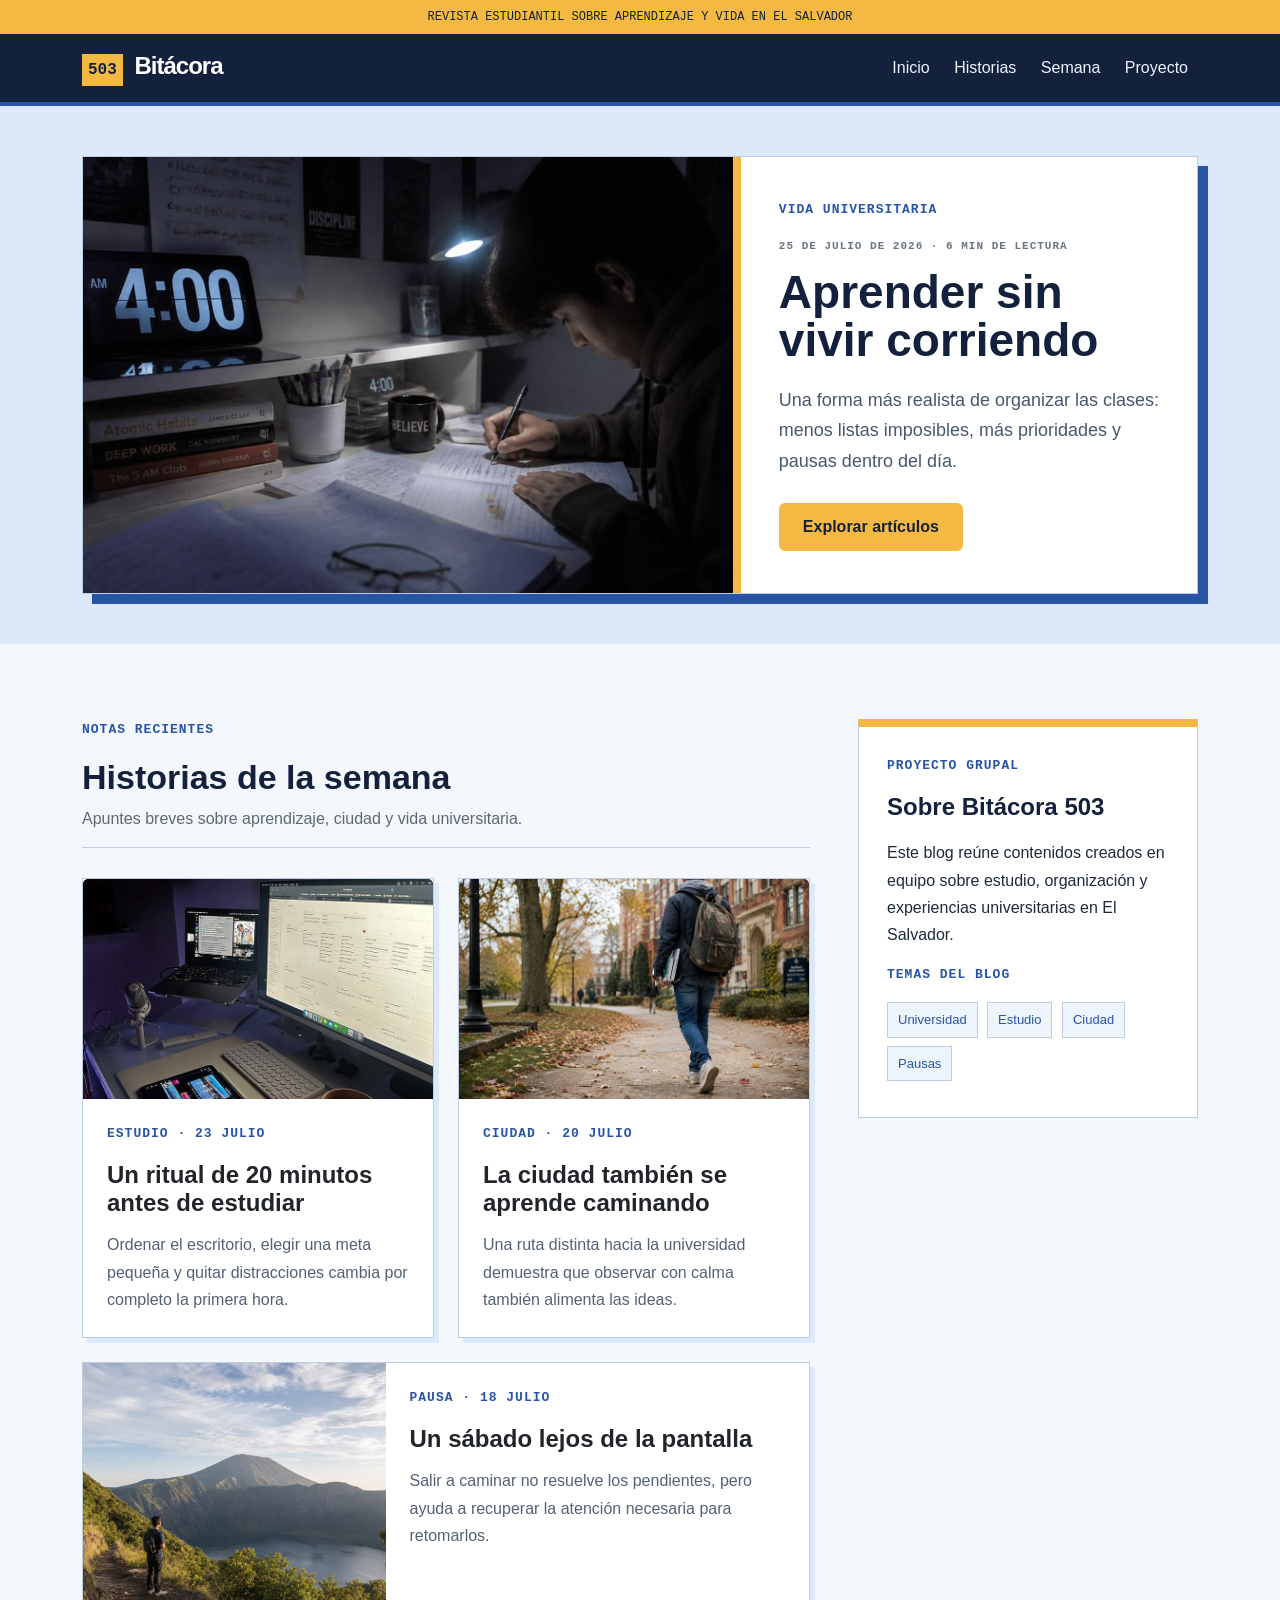
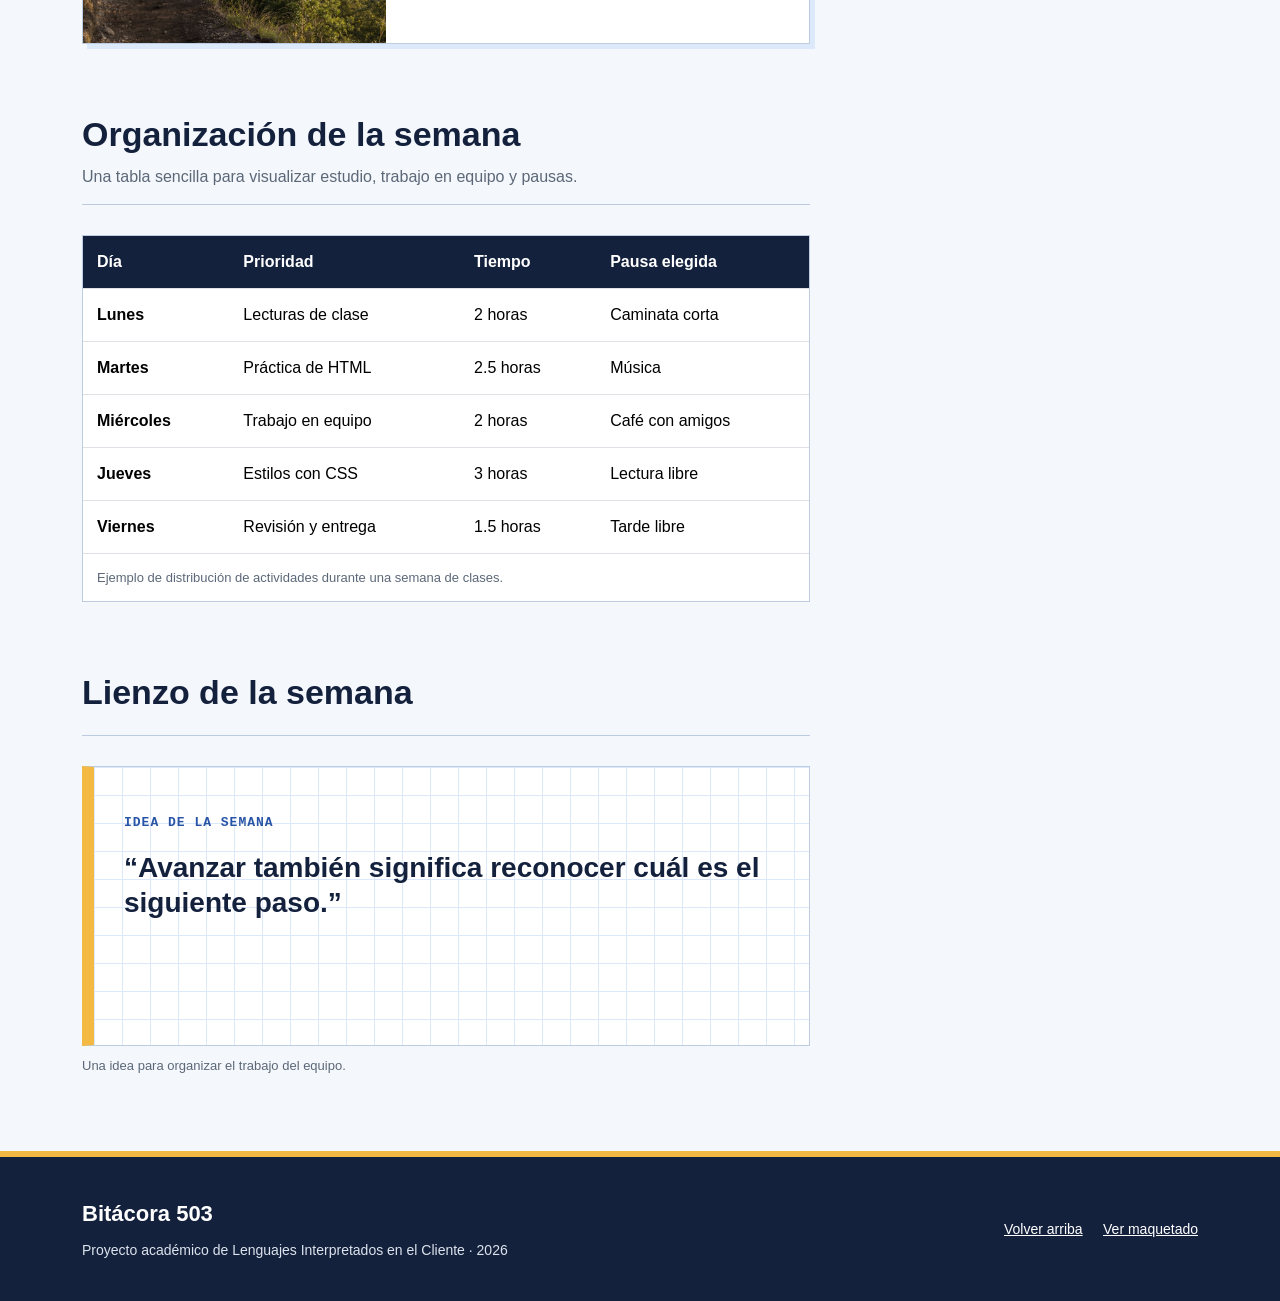
<file: index.html>
<!DOCTYPE html>
<html lang="es">
<head>
    <meta charset="UTF-8">
    <meta name="viewport" content="width=device-width, initial-scale=1.0">
    <meta name="description" content="Bitácora 503, un blog grupal sobre vida universitaria, hábitos de estudio y rincones de El Salvador.">
    <meta name="author" content="Equipo de Lenguajes Interpretados en el Cliente">
    <title>Bitácora 503 | Historias entre clases</title>
    <link rel="icon" href="img/favicon.svg" type="image/svg+xml">
    <link rel="stylesheet" href="css/bootstrap.min.css">
    <link rel="stylesheet" href="css/estilos.css">
</head>
<body>
    <a class="salto-contenido" href="#contenido">Saltar al contenido</a>

    <!-- Cabecera y navegación principal -->
    <header id="inicio">
        <div class="franja-superior">
            <div class="container">
                <p class="mb-0">Revista estudiantil sobre aprendizaje y vida en El Salvador</p>
            </div>
        </div>

        <nav class="navegacion" aria-label="Navegación principal">
            <div class="container navegacion-contenido">
                <a class="marca" href="#inicio">
                    <span class="marca-numero">503</span>
                    <span>Bitácora</span>
                </a>

                <ul class="lista-navegacion">
                    <li><a href="#inicio">Inicio</a></li>
                    <li><a href="#historias">Historias</a></li>
                    <li><a href="#mi-semana">Semana</a></li>
                    <li><a href="#sobre-proyecto">Proyecto</a></li>
                </ul>
            </div>
        </nav>
    </header>

    <!-- Artículo destacado -->
    <section class="destacado">
        <div class="container">
            <div class="row g-0 destacado-contenido">
                <div class="col-12 col-lg-7">
                    <img class="img-fluid destacado-imagen" src="img/estudio1.jpg" alt="Estudiante escribiendo de madrugada frente a su escritorio" width="1199" height="669">
                </div>

                <article class="col-12 col-lg-5 destacado-texto">
                    <p class="etiqueta">Vida universitaria</p>
                    <p class="fecha">25 de julio de 2026 · 6 min de lectura</p>
                    <h1>Aprender sin vivir corriendo</h1>
                    <p class="resumen">Una forma más realista de organizar las clases: menos listas imposibles, más prioridades y pausas dentro del día.</p>
                    <a class="btn boton-principal" href="#historias">Explorar artículos</a>
                </article>
            </div>
        </div>
    </section>

    <main id="contenido" class="container contenido-principal">
        <div class="row gy-5 gx-lg-5">
            <!-- Entradas del blog -->
            <section id="historias" class="col-12 col-lg-8">
                <div class="titulo-seccion">
                    <p class="etiqueta">Notas recientes</p>
                    <h2>Historias de la semana</h2>
                    <p>Apuntes breves sobre aprendizaje, ciudad y vida universitaria.</p>
                </div>

                <div class="row g-4">
                    <article class="col-12 col-md-6">
                        <div class="card h-100 entrada">
                            <img class="card-img-top entrada-imagen" src="img/computadora_estudio1.jpg" alt="Escritorio de estudio con computadora, monitor y materiales de trabajo" width="736" height="981" loading="lazy">
                            <div class="card-body">
                                <p class="entrada-datos">Estudio · 23 julio</p>
                                <h3 class="card-title">Un ritual de 20 minutos antes de estudiar</h3>
                                <p class="card-text">Ordenar el escritorio, elegir una meta pequeña y quitar distracciones cambia por completo la primera hora.</p>
                            </div>
                        </div>
                    </article>

                    <article class="col-12 col-md-6">
                        <div class="card h-100 entrada">
                            <img class="card-img-top entrada-imagen" src="img/persona_caminando.jpg" alt="Estudiante con mochila caminando por un campus universitario" width="735" height="490" loading="lazy">
                            <div class="card-body">
                                <p class="entrada-datos">Ciudad · 20 julio</p>
                                <h3 class="card-title">La ciudad también se aprende caminando</h3>
                                <p class="card-text">Una ruta distinta hacia la universidad demuestra que observar con calma también alimenta las ideas.</p>
                            </div>
                        </div>
                    </article>

                    <article class="col-12">
                        <div class="card entrada entrada-horizontal">
                            <div class="row g-0">
                                <div class="col-12 col-md-5">
                                    <img class="img-fluid entrada-imagen-horizontal" src="img/articulo-volcan.jpg" alt="Persona observando un paisaje volcánico desde un sendero" width="1200" height="800" loading="lazy">
                                </div>
                                <div class="col-12 col-md-7">
                                    <div class="card-body">
                                        <p class="entrada-datos">Pausa · 18 julio</p>
                                        <h3 class="card-title">Un sábado lejos de la pantalla</h3>
                                        <p class="card-text">Salir a caminar no resuelve los pendientes, pero ayuda a recuperar la atención necesaria para retomarlos.</p>
                                    </div>
                                </div>
                            </div>
                        </div>
                    </article>
                </div>

                <!-- Tabla responsiva solicitada -->
                <section id="mi-semana" class="seccion-semana">
                    <div class="titulo-seccion">
                        <h2>Organización de la semana</h2>
                        <p>Una tabla sencilla para visualizar estudio, trabajo en equipo y pausas.</p>
                    </div>

                    <div class="table-responsive tabla-contenedor">
                        <table class="table table-hover align-middle mb-0">
                            <caption>Ejemplo de distribución de actividades durante una semana de clases.</caption>
                            <thead>
                                <tr>
                                    <th scope="col">Día</th>
                                    <th scope="col">Prioridad</th>
                                    <th scope="col">Tiempo</th>
                                    <th scope="col">Pausa elegida</th>
                                </tr>
                            </thead>
                            <tbody>
                                <tr>
                                    <th scope="row">Lunes</th>
                                    <td>Lecturas de clase</td>
                                    <td>2 horas</td>
                                    <td>Caminata corta</td>
                                </tr>
                                <tr>
                                    <th scope="row">Martes</th>
                                    <td>Práctica de HTML</td>
                                    <td>2.5 horas</td>
                                    <td>Música</td>
                                </tr>
                                <tr>
                                    <th scope="row">Miércoles</th>
                                    <td>Trabajo en equipo</td>
                                    <td>2 horas</td>
                                    <td>Café con amigos</td>
                                </tr>
                                <tr>
                                    <th scope="row">Jueves</th>
                                    <td>Estilos con CSS</td>
                                    <td>3 horas</td>
                                    <td>Lectura libre</td>
                                </tr>
                                <tr>
                                    <th scope="row">Viernes</th>
                                    <td>Revisión y entrega</td>
                                    <td>1.5 horas</td>
                                    <td>Tarde libre</td>
                                </tr>
                            </tbody>
                        </table>
                    </div>
                </section>

                <!-- Canvas decorativo sin JavaScript -->
                <section class="seccion-lienzo" aria-labelledby="tituloLienzo">
                    <div class="titulo-seccion">
                        <h2 id="tituloLienzo">Lienzo de la semana</h2>
                    </div>

                    <figure class="lienzo">
                        <canvas width="900" height="280" aria-label="Lienzo decorativo con una cuadrícula inspirada en un cuaderno">
                            Tu navegador no puede mostrar el lienzo.
                        </canvas>
                        <div class="lienzo-mensaje">
                            <p class="lienzo-dia">IDEA DE LA SEMANA</p>
                            <blockquote>“Avanzar también significa reconocer cuál es el siguiente paso.”</blockquote>
                        </div>
                        <figcaption>Una idea para organizar el trabajo del equipo.</figcaption>
                    </figure>
                </section>
            </section>

            <!-- Barra lateral -->
            <aside class="col-12 col-lg-4">
                <section id="sobre-proyecto" class="panel-lateral perfil">
                    <p class="etiqueta">Proyecto grupal</p>
                    <h2>Sobre Bitácora 503</h2>
                    <p>Este blog reúne contenidos creados en equipo sobre estudio, organización y experiencias universitarias en El Salvador.</p>
                    <p class="etiqueta">Temas del blog</p>
                    <div class="etiquetas">
                        <a href="#historias">Universidad</a>
                        <a href="#historias">Estudio</a>
                        <a href="#historias">Ciudad</a>
                        <a href="#historias">Pausas</a>
                    </div>
                </section>
            </aside>
        </div>
    </main>

    <!-- Pie de página -->
    <footer class="pie">
        <div class="container">
            <div class="row align-items-center gy-3">
                <div class="col-12 col-md-7">
                    <p class="pie-marca mb-1">Bitácora 503</p>
                    <p class="mb-0"><small>Proyecto académico de Lenguajes Interpretados en el Cliente · 2026</small></p>
                </div>
                <div class="col-12 col-md-5 text-md-end">
                    <a href="#inicio">Volver arriba</a>
                    <a class="ms-3" href="maquetado.html">Ver maquetado</a>
                </div>
            </div>
        </div>
    </footer>

</body>
</html>
</file>
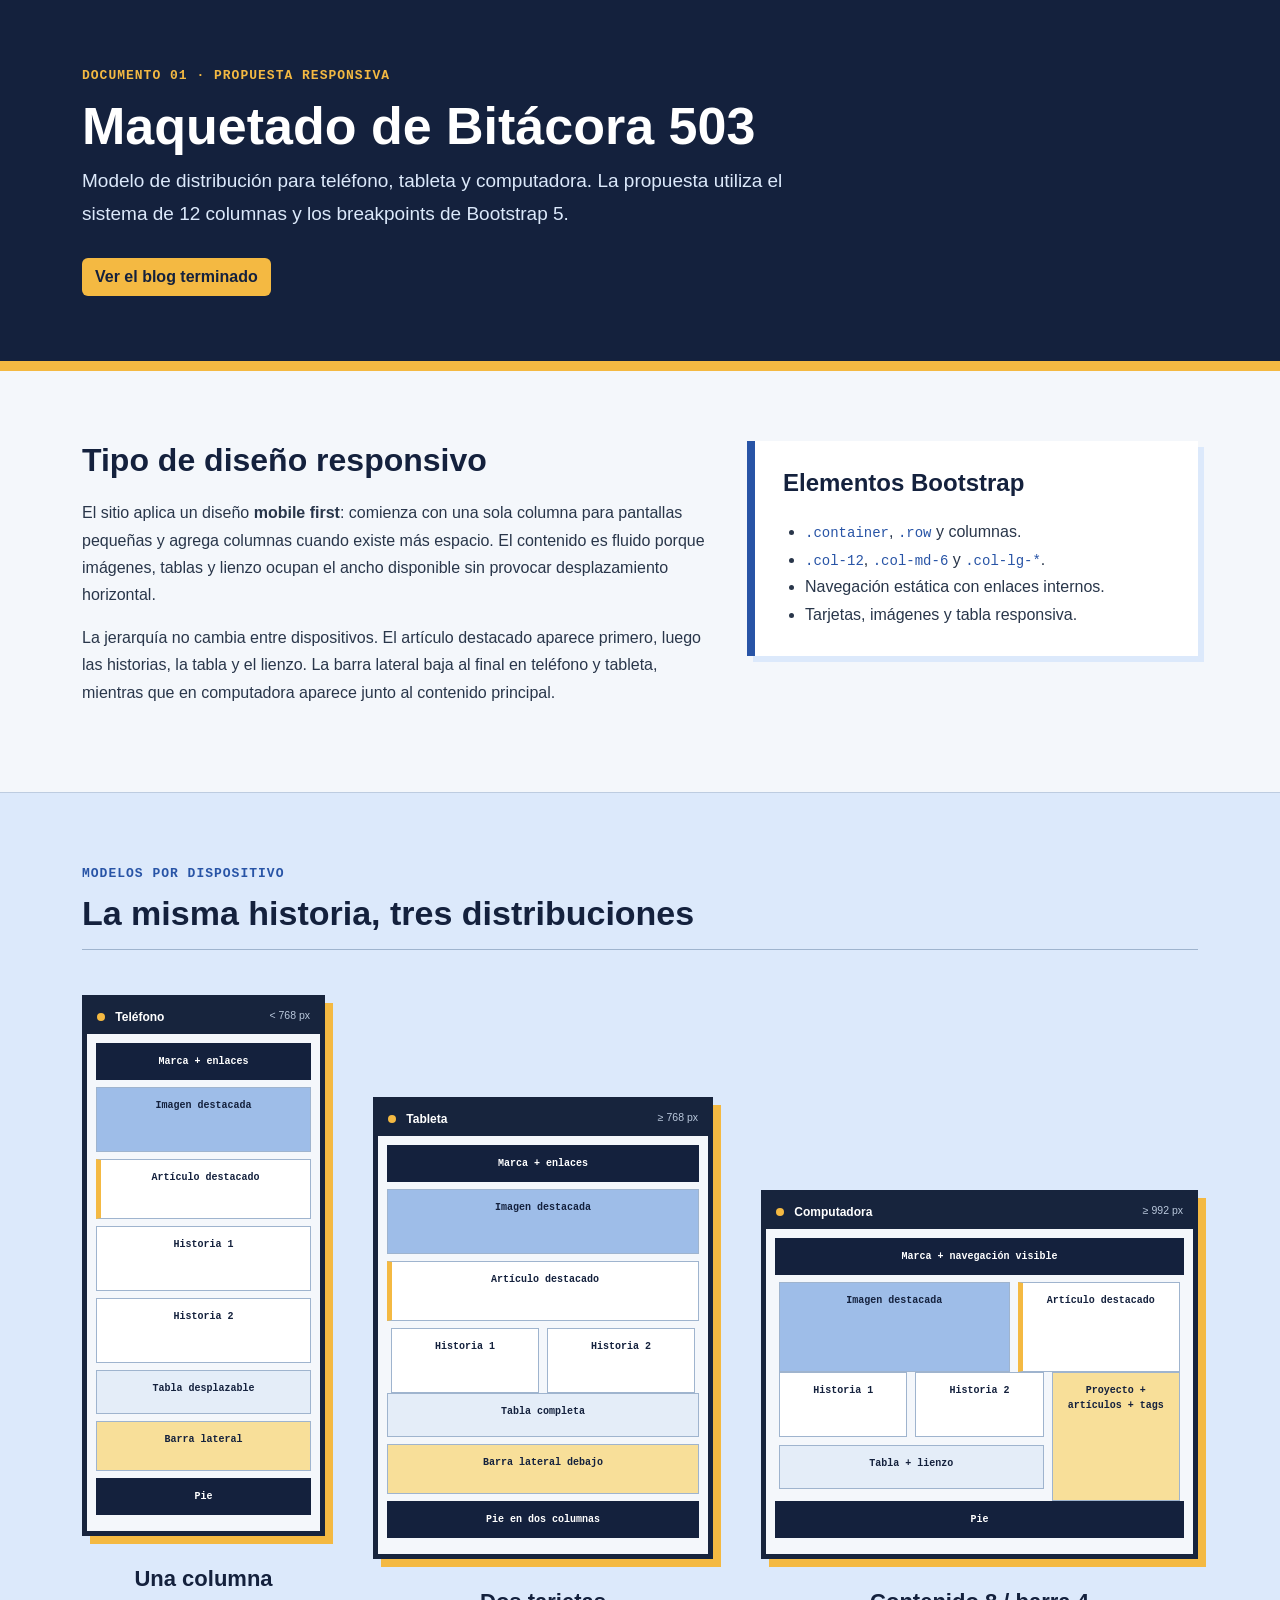
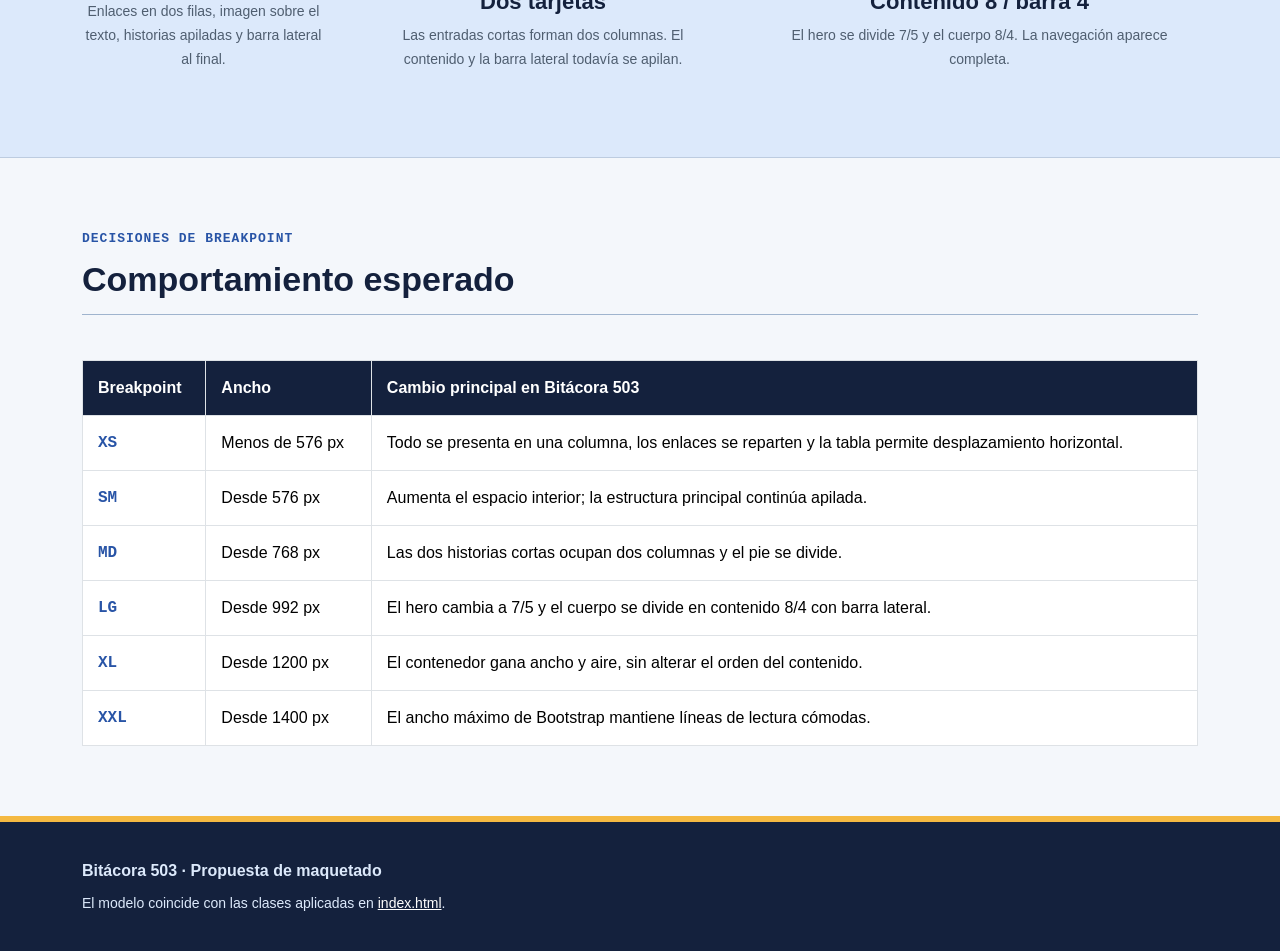
<file: maquetado.html>
<!DOCTYPE html>
<html lang="es">
<head>
    <meta charset="UTF-8">
    <meta name="viewport" content="width=device-width, initial-scale=1.0">
    <meta name="description" content="Propuesta de maquetado responsivo para el blog grupal Bitácora 503.">
    <meta name="author" content="Equipo de Lenguajes Interpretados en el Cliente">
    <title>Propuesta de maquetado | Bitácora 503</title>
    <link rel="icon" href="img/favicon.svg" type="image/svg+xml">
    <link rel="stylesheet" href="css/bootstrap.min.css">
    <link rel="stylesheet" href="css/maquetado.css">
</head>
<body>
    <header class="cabecera-documento">
        <div class="container">
            <p class="codigo-documento">DOCUMENTO 01 · PROPUESTA RESPONSIVA</p>
            <h1>Maquetado de Bitácora 503</h1>
            <p class="introduccion">Modelo de distribución para teléfono, tableta y computadora. La propuesta utiliza el sistema de 12 columnas y los breakpoints de Bootstrap 5.</p>
            <a class="btn boton-regreso" href="index.html">Ver el blog terminado</a>
        </div>
    </header>

    <main>
        <section class="container seccion-documento">
            <div class="row g-4">
                <article class="col-12 col-lg-7">
                    <h2>Tipo de diseño responsivo</h2>
                    <p>El sitio aplica un diseño <strong>mobile first</strong>: comienza con una sola columna para pantallas pequeñas y agrega columnas cuando existe más espacio. El contenido es fluido porque imágenes, tablas y lienzo ocupan el ancho disponible sin provocar desplazamiento horizontal.</p>
                    <p>La jerarquía no cambia entre dispositivos. El artículo destacado aparece primero, luego las historias, la tabla y el lienzo. La barra lateral baja al final en teléfono y tableta, mientras que en computadora aparece junto al contenido principal.</p>
                </article>

                <aside class="col-12 col-lg-5">
                    <div class="resumen-tecnico">
                        <h2>Elementos Bootstrap</h2>
                        <ul>
                            <li><code>.container</code>, <code>.row</code> y columnas.</li>
                            <li><code>.col-12</code>, <code>.col-md-6</code> y <code>.col-lg-*</code>.</li>
                            <li>Navegación estática con enlaces internos.</li>
                            <li>Tarjetas, imágenes y tabla responsiva.</li>
                        </ul>
                    </div>
                </aside>
            </div>
        </section>

        <section class="zona-modelos">
            <div class="container seccion-documento">
                <div class="titulo-seccion">
                    <p>MODELOS POR DISPOSITIVO</p>
                    <h2>La misma historia, tres distribuciones</h2>
                </div>

                <div class="row gy-5 gx-lg-5 align-items-end justify-content-center">
                    <!-- Modelo móvil -->
                    <article class="col-12 col-sm-8 col-lg-3">
                        <div class="modelo modelo-movil">
                            <div class="modelo-barra">
                                <span></span>
                                <strong>Teléfono</strong>
                                <small>&lt; 768 px</small>
                            </div>
                            <div class="pantalla">
                                <div class="bloque cabecera-mini">Marca + enlaces</div>
                                <div class="bloque imagen-mini">Imagen destacada</div>
                                <div class="bloque texto-mini">Artículo destacado</div>
                                <div class="bloque tarjeta-mini">Historia 1</div>
                                <div class="bloque tarjeta-mini">Historia 2</div>
                                <div class="bloque tabla-mini">Tabla desplazable</div>
                                <div class="bloque lateral-mini">Barra lateral</div>
                                <div class="bloque pie-mini">Pie</div>
                            </div>
                        </div>
                        <h3 class="nombre-modelo">Una columna</h3>
                        <p>Enlaces en dos filas, imagen sobre el texto, historias apiladas y barra lateral al final.</p>
                    </article>

                    <!-- Modelo tableta -->
                    <article class="col-12 col-md-10 col-lg-4">
                        <div class="modelo modelo-tableta">
                            <div class="modelo-barra">
                                <span></span>
                                <strong>Tableta</strong>
                                <small>≥ 768 px</small>
                            </div>
                            <div class="pantalla">
                                <div class="bloque cabecera-mini">Marca + enlaces</div>
                                <div class="bloque imagen-mini">Imagen destacada</div>
                                <div class="bloque texto-mini">Artículo destacado</div>
                                <div class="row g-2 fila-mini">
                                    <div class="col-6">
                                        <div class="bloque tarjeta-mini">Historia 1</div>
                                    </div>
                                    <div class="col-6">
                                        <div class="bloque tarjeta-mini">Historia 2</div>
                                    </div>
                                </div>
                                <div class="bloque tabla-mini">Tabla completa</div>
                                <div class="bloque lateral-mini">Barra lateral debajo</div>
                                <div class="bloque pie-mini">Pie en dos columnas</div>
                            </div>
                        </div>
                        <h3 class="nombre-modelo">Dos tarjetas</h3>
                        <p>Las entradas cortas forman dos columnas. El contenido y la barra lateral todavía se apilan.</p>
                    </article>

                    <!-- Modelo computadora -->
                    <article class="col-12 col-lg-5">
                        <div class="modelo modelo-escritorio">
                            <div class="modelo-barra">
                                <span></span>
                                <strong>Computadora</strong>
                                <small>≥ 992 px</small>
                            </div>
                            <div class="pantalla">
                                <div class="bloque cabecera-mini">Marca + navegación visible</div>
                                <div class="row g-2 fila-mini">
                                    <div class="col-7">
                                        <div class="bloque imagen-mini alto-destacado">Imagen destacada</div>
                                    </div>
                                    <div class="col-5">
                                        <div class="bloque texto-mini alto-destacado">Artículo destacado</div>
                                    </div>
                                </div>
                                <div class="row g-2 fila-mini">
                                    <div class="col-8">
                                        <div class="row g-2">
                                            <div class="col-6">
                                                <div class="bloque tarjeta-mini">Historia 1</div>
                                            </div>
                                            <div class="col-6">
                                                <div class="bloque tarjeta-mini">Historia 2</div>
                                            </div>
                                        </div>
                                        <div class="bloque tabla-mini mt-2">Tabla + lienzo</div>
                                    </div>
                                    <div class="col-4">
                                        <div class="bloque lateral-mini alto-lateral">Proyecto + artículos + tags</div>
                                    </div>
                                </div>
                                <div class="bloque pie-mini">Pie</div>
                            </div>
                        </div>
                        <h3 class="nombre-modelo">Contenido 8 / barra 4</h3>
                        <p>El hero se divide 7/5 y el cuerpo 8/4. La navegación aparece completa.</p>
                    </article>
                </div>
            </div>
        </section>

        <section class="container seccion-documento">
            <div class="titulo-seccion">
                <p>DECISIONES DE BREAKPOINT</p>
                <h2>Comportamiento esperado</h2>
            </div>

            <div class="table-responsive tabla-breakpoints">
                <table class="table table-bordered align-middle mb-0">
                    <thead>
                        <tr>
                            <th scope="col">Breakpoint</th>
                            <th scope="col">Ancho</th>
                            <th scope="col">Cambio principal en Bitácora 503</th>
                        </tr>
                    </thead>
                    <tbody>
                        <tr>
                            <th scope="row">XS</th>
                            <td>Menos de 576 px</td>
                            <td>Todo se presenta en una columna, los enlaces se reparten y la tabla permite desplazamiento horizontal.</td>
                        </tr>
                        <tr>
                            <th scope="row">SM</th>
                            <td>Desde 576 px</td>
                            <td>Aumenta el espacio interior; la estructura principal continúa apilada.</td>
                        </tr>
                        <tr>
                            <th scope="row">MD</th>
                            <td>Desde 768 px</td>
                            <td>Las dos historias cortas ocupan dos columnas y el pie se divide.</td>
                        </tr>
                        <tr>
                            <th scope="row">LG</th>
                            <td>Desde 992 px</td>
                            <td>El hero cambia a 7/5 y el cuerpo se divide en contenido 8/4 con barra lateral.</td>
                        </tr>
                        <tr>
                            <th scope="row">XL</th>
                            <td>Desde 1200 px</td>
                            <td>El contenedor gana ancho y aire, sin alterar el orden del contenido.</td>
                        </tr>
                        <tr>
                            <th scope="row">XXL</th>
                            <td>Desde 1400 px</td>
                            <td>El ancho máximo de Bootstrap mantiene líneas de lectura cómodas.</td>
                        </tr>
                    </tbody>
                </table>
            </div>
        </section>
    </main>

    <footer class="pie-documento">
        <div class="container">
            <p class="mb-1"><strong>Bitácora 503 · Propuesta de maquetado</strong></p>
            <p class="mb-0"><small>El modelo coincide con las clases aplicadas en <a href="index.html">index.html</a>.</small></p>
        </div>
    </footer>
</body>
</html>
</file>
<file: css/estilos.css>
/* ESTILOS GENERALES */
body {
    background-color: #f4f7fb;
    color: #1d2a3a;
    font-family: Arial, Helvetica, sans-serif;
    font-size: 16px;
}

h1,
h2,
h3 {
    color: #14213d;
    font-family: "Trebuchet MS", Arial, sans-serif;
    font-weight: bold;
}

p {
    line-height: 1.7;
}

a {
    color: #2854a6;
}

a:hover {
    color: #17366f;
}

a:focus-visible {
    outline: solid 3px #f4b942;
    outline-offset: 3px;
}

.salto-contenido {
    background-color: #ffffff;
    left: 15px;
    padding: 10px 16px;
    position: absolute;
    top: -60px;
    z-index: 1100;
}

.salto-contenido:focus {
    top: 15px;
}

.etiqueta,
.entrada-datos,
.fecha,
.lienzo-dia {
    color: #2854a6;
    font-family: "Courier New", Courier, monospace;
    font-size: 13px;
    font-weight: bold;
    letter-spacing: 1px;
    text-transform: uppercase;
}

.boton-principal {
    background-color: #f4b942;
    border: solid 2px #f4b942;
    color: #14213d;
    font-weight: bold;
    padding: 10px 22px;
}

.boton-principal:hover,
.boton-principal:focus {
    background-color: #ffffff;
    border-color: #f4b942;
    color: #14213d;
}

/* CABECERA */
.franja-superior {
    background-color: #f4b942;
    color: #14213d;
    font-family: "Courier New", Courier, monospace;
    font-size: 12px;
    padding: 7px 0px;
    text-align: center;
    text-transform: uppercase;
}

.navegacion {
    background-color: #14213d;
    border-bottom: solid 4px #2854a6;
    padding-bottom: 14px;
    padding-top: 14px;
}

.navegacion-contenido {
    overflow: hidden;
}

.marca {
    color: #ffffff;
    float: left;
    font-family: "Trebuchet MS", Arial, sans-serif;
    font-size: 24px;
    font-weight: bold;
    letter-spacing: -1px;
    text-decoration: none;
}

.marca:hover,
.marca:focus {
    color: #ffffff;
}

.marca-numero {
    background-color: #f4b942;
    color: #14213d;
    display: inline-block;
    font-family: "Courier New", Courier, monospace;
    font-size: 16px;
    letter-spacing: 0px;
    margin-right: 6px;
    padding: 4px 6px;
}

.lista-navegacion {
    float: right;
    list-style: none;
    margin: 0px;
    padding: 0px;
}

.lista-navegacion li {
    display: inline-block;
}

.lista-navegacion a {
    color: #edf3ff;
    display: block;
    padding: 8px 10px;
    text-decoration: none;
}

.lista-navegacion a:hover,
.lista-navegacion a:focus {
    color: #f4b942;
}

/* ARTÍCULO DESTACADO */
.destacado {
    background-color: #dce9fb;
    padding: 50px 0px;
}

.destacado-contenido {
    background-color: #ffffff;
    border: solid 1px #bdcce0;
    box-shadow: 10px 10px 0px #2854a6;
    overflow: hidden;
}

.destacado-imagen {
    height: 100%;
    object-fit: cover;
    width: 100%;
}

.destacado-texto {
    border-left: solid 8px #f4b942;
    padding: 42px 38px;
}

.destacado-texto h1 {
    font-size: 46px;
    line-height: 1.05;
    margin: 12px 0px 20px;
}

.destacado-texto .resumen {
    color: #48586c;
    font-size: 18px;
    margin-bottom: 26px;
}

.fecha {
    color: #6a7584;
    font-size: 11px;
    margin-bottom: 0px;
}

/* CONTENIDO */
.contenido-principal {
    padding-bottom: 75px;
    padding-top: 75px;
}

.titulo-seccion {
    border-bottom: solid 1px #bdcce0;
    margin-bottom: 30px;
    padding-bottom: 14px;
}

.titulo-seccion h2 {
    font-size: 34px;
    margin: 4px 0px 8px;
}

.titulo-seccion > p:last-child {
    color: #5c6878;
    margin-bottom: 0px;
}

.entrada {
    border: solid 1px #bdcce0;
    border-radius: 0px;
    box-shadow: 5px 5px 0px #dce9fb;
    overflow: hidden;
}

.entrada-imagen {
    height: 220px;
    object-fit: cover;
}

.entrada-imagen-horizontal {
    height: 100%;
    min-height: 280px;
    object-fit: cover;
    width: 100%;
}

.entrada .card-body {
    padding: 24px;
}

.entrada .card-title {
    font-size: 24px;
    line-height: 1.18;
    margin-bottom: 14px;
}

.entrada .card-text {
    color: #536174;
}

/* TABLA */
.seccion-semana,
.seccion-lienzo {
    margin-top: 70px;
}

.tabla-contenedor {
    background-color: #ffffff;
    border: solid 1px #bdcce0;
}

.tabla-contenedor caption {
    color: #5c6878;
    font-size: 13px;
    padding: 14px;
}

.tabla-contenedor thead th {
    background-color: #14213d;
    color: #ffffff;
    font-family: "Trebuchet MS", Arial, sans-serif;
    padding: 14px;
    white-space: nowrap;
}

.tabla-contenedor tbody th,
.tabla-contenedor tbody td {
    padding: 14px;
}

/* ETIQUETA CANVAS */
.lienzo {
    margin: 0px;
    position: relative;
}

.lienzo canvas {
    background-color: #ffffff;
    background-image:
        linear-gradient(#dce9fb 1px, transparent 1px),
        linear-gradient(90deg, #dce9fb 1px, transparent 1px);
    background-size: 28px 28px;
    border: solid 1px #bdcce0;
    border-left: solid 12px #f4b942;
    display: block;
    height: 280px;
    width: 100%;
}

.lienzo-mensaje {
    left: 42px;
    max-width: 650px;
    position: absolute;
    top: 46px;
}

.lienzo-mensaje blockquote {
    color: #14213d;
    font-family: "Trebuchet MS", Arial, sans-serif;
    font-size: 28px;
    font-weight: bold;
    line-height: 1.25;
    margin: 14px 0px;
}

.lienzo figcaption {
    color: #5c6878;
    font-size: 13px;
    padding-top: 10px;
}

/* BARRA LATERAL */
.panel-lateral {
    background-color: #ffffff;
    border: solid 1px #bdcce0;
    margin-bottom: 28px;
    padding: 28px;
}

.panel-lateral h2 {
    font-size: 24px;
    margin-bottom: 18px;
}

.perfil {
    border-top: solid 8px #f4b942;
}

.etiquetas a {
    background-color: #eef4fc;
    border: solid 1px #bdcce0;
    color: #2854a6;
    display: inline-block;
    font-size: 13px;
    margin: 0px 5px 8px 0px;
    padding: 7px 10px;
    text-decoration: none;
}

.etiquetas a:hover {
    background-color: #2854a6;
    color: #ffffff;
}

/* PIE DE PÁGINA */
.pie {
    background-color: #14213d;
    border-top: solid 6px #f4b942;
    color: #dce3ec;
    padding: 38px 0px;
}

.pie-marca {
    color: #ffffff;
    font-family: "Trebuchet MS", Arial, sans-serif;
    font-size: 22px;
    font-weight: bold;
}

.pie a {
    color: #ffffff;
    font-size: 14px;
}

/* TABLET Y PANTALLAS INTERMEDIAS */
@media (max-width: 991.98px) {
    .destacado-texto {
        border-left: 0px;
        border-top: solid 8px #f4b942;
    }

    aside {
        margin-top: 20px;
    }
}

/* TELÉFONOS */
@media (max-width: 575.98px) {
    .marca,
    .lista-navegacion {
        float: none;
        text-align: center;
    }

    .marca {
        display: block;
        margin-bottom: 10px;
    }

    .lista-navegacion li {
        font-size: 14px;
    }

    .lista-navegacion a {
        padding: 6px 7px;
    }

    .destacado {
        padding: 25px 0px 32px;
    }

    .destacado-contenido {
        box-shadow: 6px 6px 0px #2854a6;
    }

    .destacado-texto {
        padding: 28px 23px;
    }

    .destacado-texto h1 {
        font-size: 36px;
    }

    .contenido-principal {
        padding-bottom: 50px;
        padding-top: 55px;
    }

    .titulo-seccion h2 {
        font-size: 29px;
    }

    .entrada-imagen {
        height: 200px;
    }

    .lienzo canvas {
        height: 330px;
    }

    .lienzo-mensaje {
        left: 28px;
        max-width: 82%;
        top: 36px;
    }

    .lienzo-mensaje blockquote {
        font-size: 23px;
    }
}
</file>
<file: css/maquetado.css>
/* ESTILOS GENERALES DEL DOCUMENTO */
body {
    background-color: #f4f7fb;
    color: #29364a;
    font-family: Arial, Helvetica, sans-serif;
}

h1,
h2,
h3 {
    color: #14213d;
    font-family: "Trebuchet MS", Arial, sans-serif;
    font-weight: bold;
}

p,
li {
    line-height: 1.7;
}

a {
    color: #2854a6;
}

.cabecera-documento {
    background-color: #14213d;
    border-bottom: solid 10px #f4b942;
    color: #ffffff;
    padding: 65px 0px;
}

.cabecera-documento h1 {
    color: #ffffff;
    font-size: 52px;
}

.codigo-documento,
.titulo-seccion > p {
    color: #f4b942;
    font-family: "Courier New", Courier, monospace;
    font-size: 13px;
    font-weight: bold;
    letter-spacing: 1px;
    margin-bottom: 8px;
}

.introduccion {
    color: #dce9fb;
    font-size: 19px;
    max-width: 760px;
}

.boton-regreso {
    background-color: #f4b942;
    color: #14213d;
    font-weight: bold;
    margin-top: 12px;
}

.boton-regreso:hover {
    background-color: #ffffff;
    color: #14213d;
}

.seccion-documento {
    padding-bottom: 70px;
    padding-top: 70px;
}

.seccion-documento h2 {
    margin-bottom: 20px;
}

.resumen-tecnico {
    background-color: #ffffff;
    border-left: solid 8px #2854a6;
    box-shadow: 6px 6px 0px #dce9fb;
    padding: 28px;
}

.resumen-tecnico h2 {
    font-size: 24px;
}

.resumen-tecnico ul {
    margin-bottom: 0px;
    padding-left: 22px;
}

.resumen-tecnico code {
    color: #2854a6;
}

.zona-modelos {
    background-color: #dce9fb;
    border-bottom: solid 1px #bdcce0;
    border-top: solid 1px #bdcce0;
}

.titulo-seccion {
    border-bottom: solid 1px #9fb4ce;
    margin-bottom: 45px;
    padding-bottom: 15px;
}

.titulo-seccion h2 {
    font-size: 34px;
    margin: 0px;
}

.titulo-seccion > p {
    color: #2854a6;
}

/* MODELOS DE DISPOSITIVOS */
.modelo {
    background-color: #17243d;
    border: solid 5px #17243d;
    box-shadow: 8px 8px 0px #f4b942;
    margin: 0px auto 30px;
    overflow: hidden;
}

.modelo-movil {
    max-width: 280px;
}

.modelo-tableta {
    max-width: 500px;
}

.modelo-escritorio {
    max-width: 660px;
}

.modelo-barra {
    color: #ffffff;
    font-size: 12px;
    padding: 8px 10px;
    position: relative;
}

.modelo-barra span {
    background-color: #f4b942;
    border-radius: 50%;
    display: inline-block;
    height: 8px;
    margin-right: 7px;
    width: 8px;
}

.modelo-barra small {
    color: #bac8dc;
    float: right;
}

.pantalla {
    background-color: #f4f7fb;
    padding: 9px;
}

.bloque {
    border: solid 1px #9fb4ce;
    color: #14213d;
    font-family: "Courier New", Courier, monospace;
    font-size: 10px;
    font-weight: bold;
    margin-bottom: 7px;
    padding: 10px 5px;
    text-align: center;
}

.cabecera-mini,
.pie-mini {
    background-color: #14213d;
    border-color: #14213d;
    color: #ffffff;
}

.imagen-mini {
    background-color: #9ebde8;
    min-height: 65px;
}

.texto-mini {
    background-color: #ffffff;
    border-left: solid 5px #f4b942;
    min-height: 60px;
}

.tarjeta-mini {
    background-color: #ffffff;
    min-height: 65px;
}

.tabla-mini {
    background-color: #e4edf8;
    min-height: 44px;
}

.lateral-mini {
    background-color: #f8df99;
    min-height: 50px;
}

.alto-destacado {
    height: 90px;
}

.alto-lateral {
    height: 129px;
}

.fila-mini {
    margin-left: 0px;
    margin-right: 0px;
}

.fila-mini .bloque {
    margin-bottom: 0px;
}

.nombre-modelo {
    font-size: 22px;
    margin-bottom: 8px;
    text-align: center;
}

.nombre-modelo + p {
    color: #4f5e70;
    font-size: 14px;
    text-align: center;
}

/* TABLA DE BREAKPOINTS */
.tabla-breakpoints {
    background-color: #ffffff;
}

.tabla-breakpoints th,
.tabla-breakpoints td {
    padding: 15px;
}

.tabla-breakpoints thead th {
    background-color: #14213d;
    color: #ffffff;
}

.tabla-breakpoints tbody th {
    color: #2854a6;
    font-family: "Courier New", Courier, monospace;
}

.pie-documento {
    background-color: #14213d;
    border-top: solid 6px #f4b942;
    color: #dce9fb;
    padding: 35px 0px;
}

.pie-documento a {
    color: #ffffff;
}

@media (max-width: 575.98px) {
    .cabecera-documento {
        padding: 45px 0px;
    }

    .cabecera-documento h1 {
        font-size: 38px;
    }

    .introduccion {
        font-size: 17px;
    }

    .seccion-documento {
        padding-bottom: 50px;
        padding-top: 50px;
    }

    .titulo-seccion h2 {
        font-size: 29px;
    }
}
</file>
